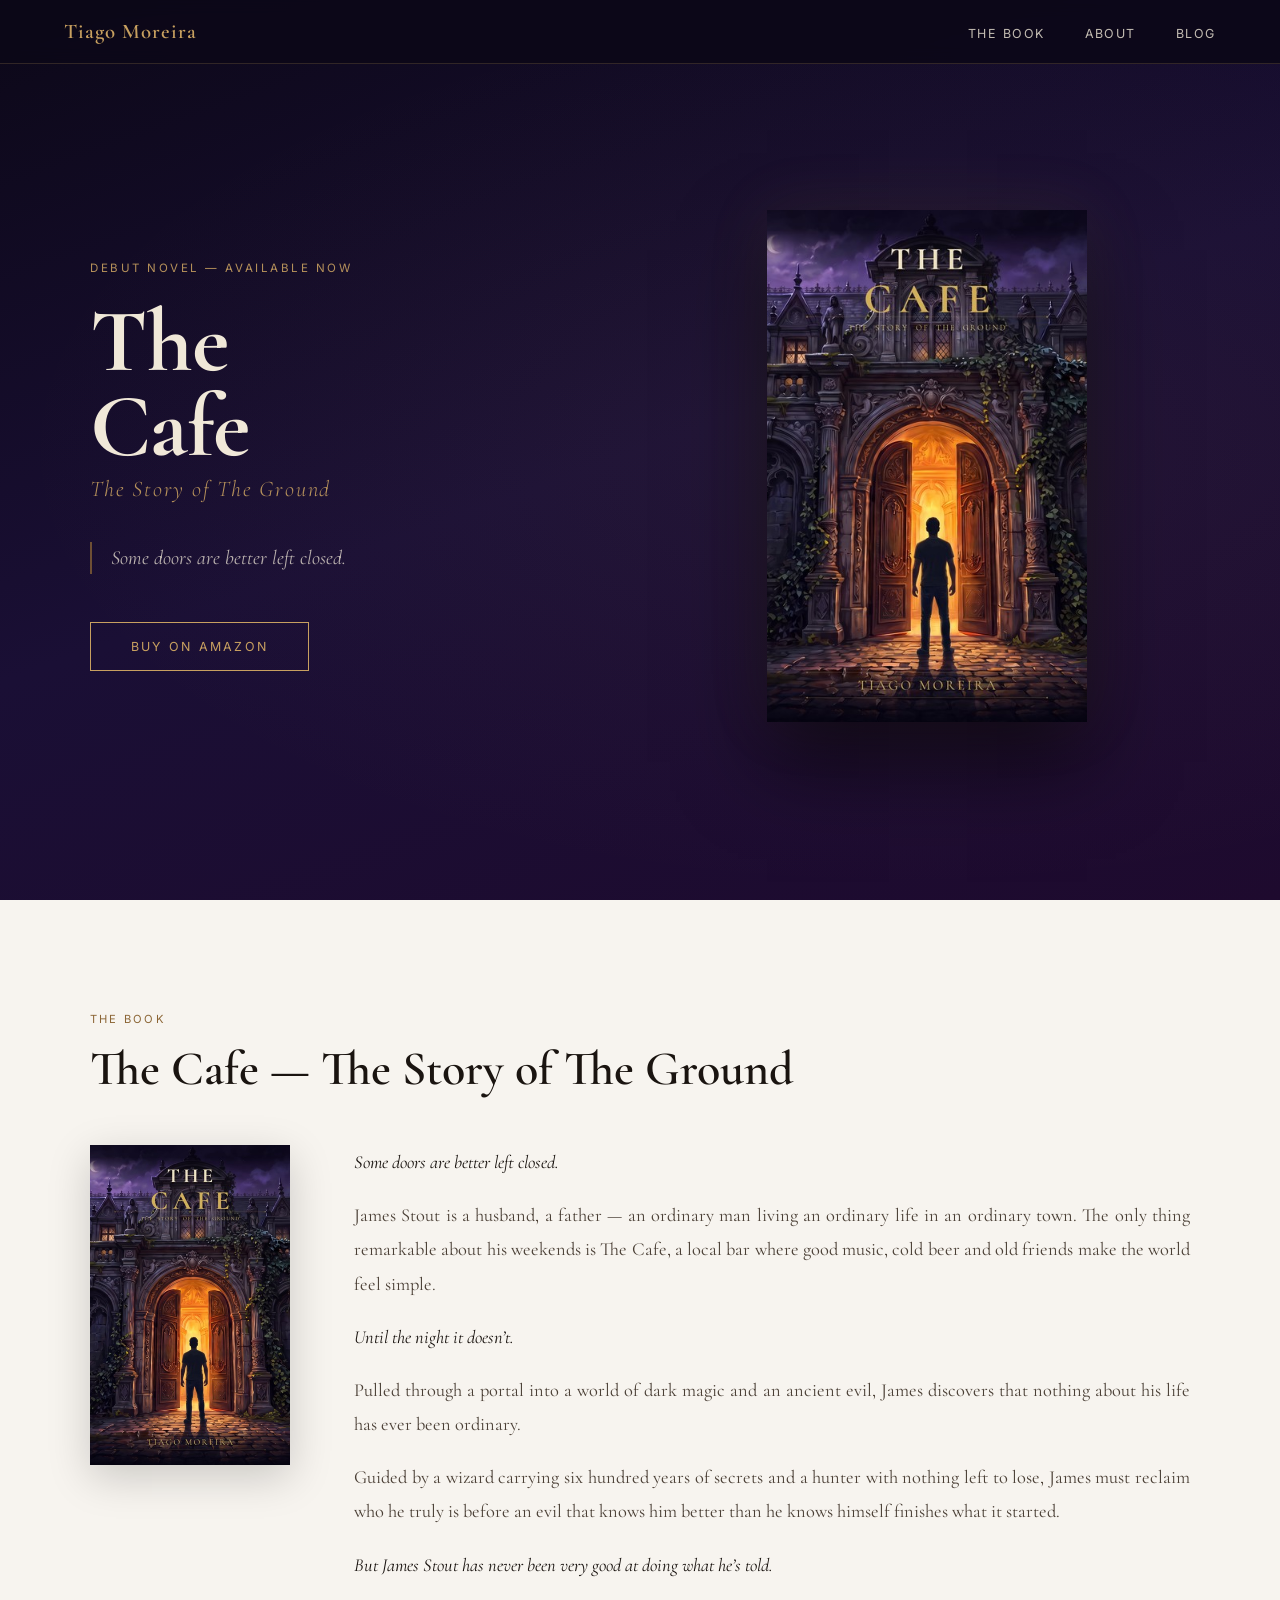
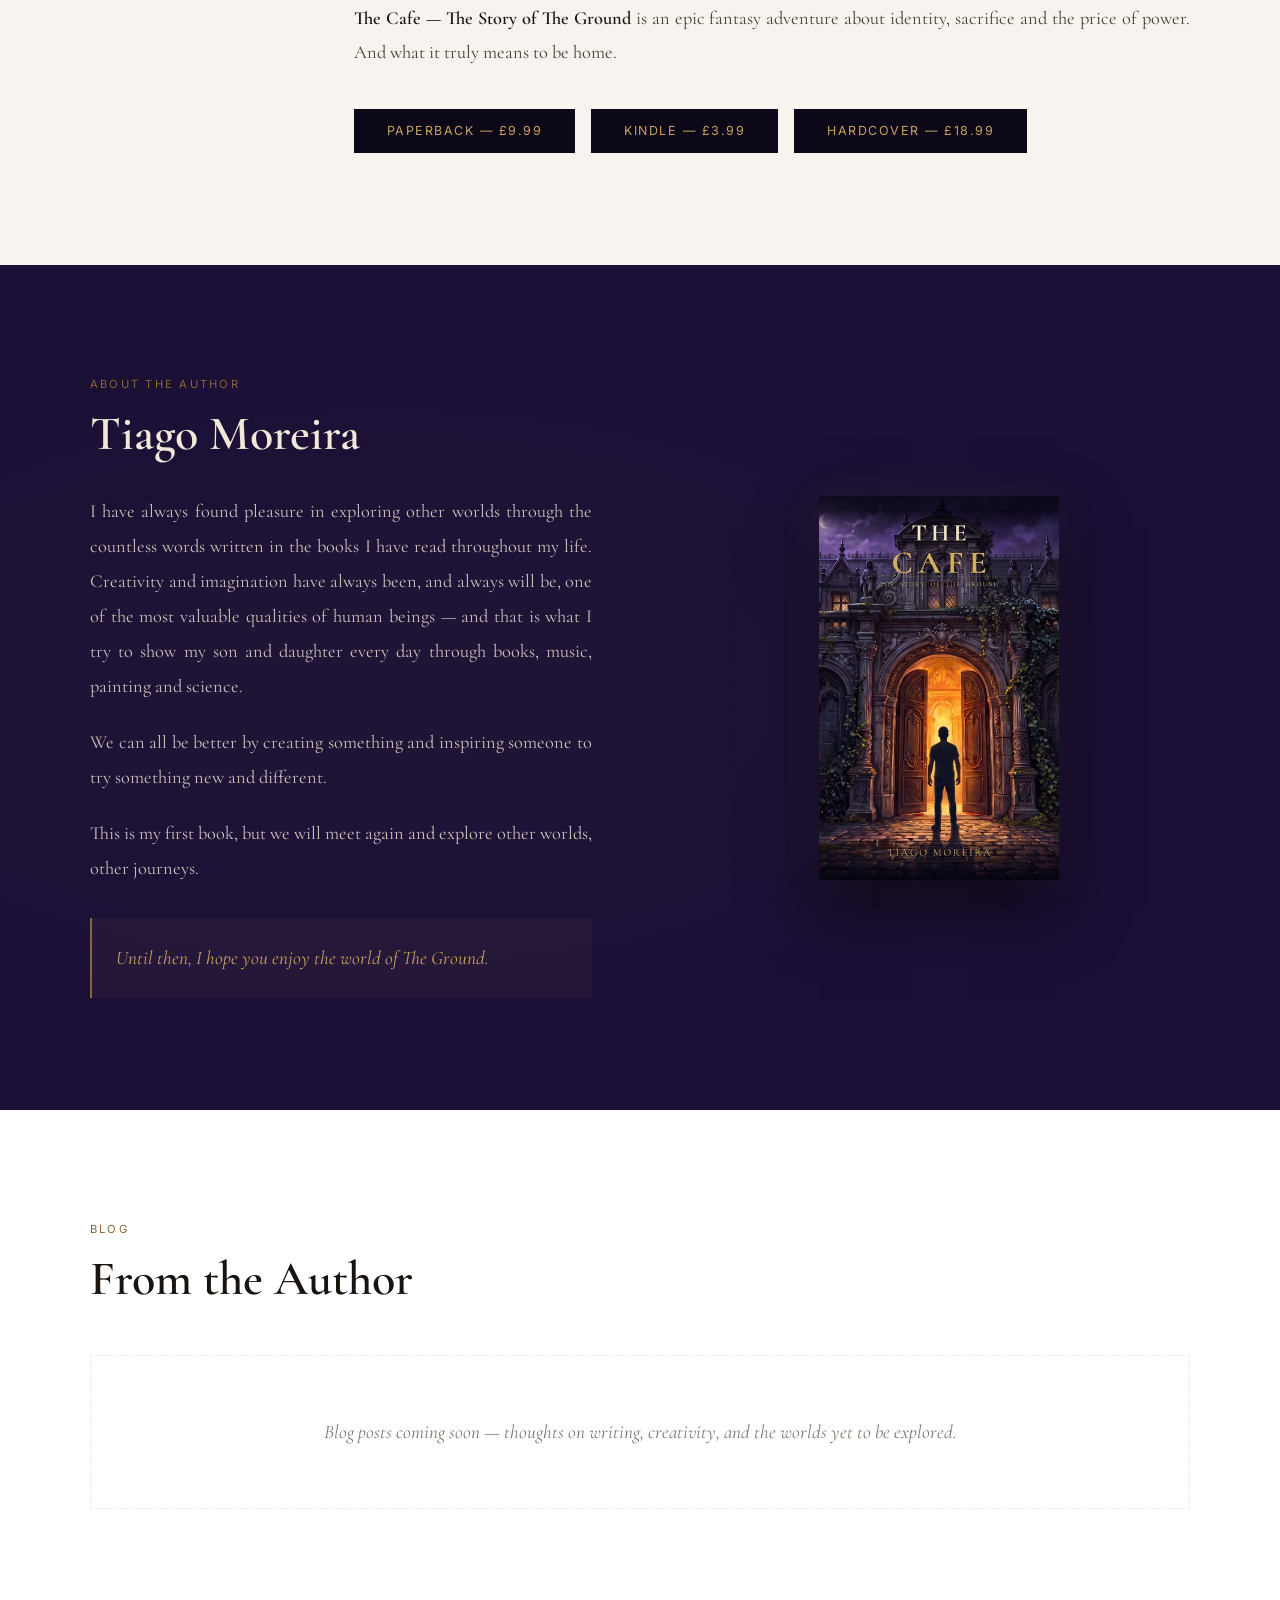
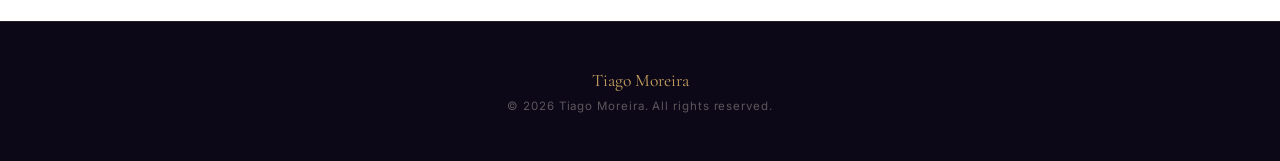
<file: index.html>
<!DOCTYPE html>
<html lang="en">
<head>
<meta charset="UTF-8">
<meta name="viewport" content="width=device-width, initial-scale=1.0">
<title>Tiago Moreira — Author</title>
<link href="https://fonts.googleapis.com/css2?family=Cormorant+Garamond:ital,wght@0,300;0,400;0,600;0,700;1,300;1,400&family=Inter:wght@300;400;500&display=swap" rel="stylesheet">
<style>
*,*::before,*::after{box-sizing:border-box;margin:0;padding:0}
:root{
  --deep-dark:#0c0818;--dark-purple:#1a0f35;--mid-purple:#2d1b52;
  --gold:#c8a060;--gold-light:#e8c080;--gold-dim:#8b6535;
  --cream:#f0e8d8;--light-bg:#f7f4ef;--text-dark:#1a1410;
  --text-mid:#4a3f35;--white:#ffffff;
}
html{scroll-behavior:smooth}
body{font-family:'Inter',sans-serif;background:var(--light-bg);color:var(--text-dark);overflow-x:hidden}
nav{position:fixed;top:0;left:0;right:0;z-index:100;display:flex;justify-content:space-between;align-items:center;padding:1.2rem 4rem;background:rgba(12,8,24,0.93);backdrop-filter:blur(8px);border-bottom:1px solid rgba(200,160,96,0.2)}
.nav-brand{font-family:'Cormorant Garamond',serif;font-size:1.3rem;font-weight:600;color:var(--gold);letter-spacing:.05em;text-decoration:none}
.nav-links{display:flex;gap:2.5rem;list-style:none}
.nav-links a{font-size:.78rem;font-weight:400;letter-spacing:.12em;text-transform:uppercase;color:var(--cream);text-decoration:none;opacity:.8;transition:opacity .2s,color .2s}
.nav-links a:hover{opacity:1;color:var(--gold)}
.hero{min-height:100vh;background:linear-gradient(160deg,var(--deep-dark) 0%,var(--dark-purple) 50%,#1e0a2e 100%);display:flex;align-items:center;justify-content:center;padding:8rem 4rem 6rem;position:relative;overflow:hidden}
.hero::before{content:'';position:absolute;inset:0;background:radial-gradient(ellipse at 70% 50%,rgba(200,160,96,.06) 0%,transparent 70%);pointer-events:none}
.hero-inner{max-width:1100px;width:100%;display:grid;grid-template-columns:1fr 1.1fr;gap:6rem;align-items:center}
.hero-text{position:relative;z-index:1}
.hero-eyebrow{font-size:.72rem;letter-spacing:.22em;text-transform:uppercase;color:var(--gold);margin-bottom:1.5rem;opacity:.9}
.hero-title{font-family:'Cormorant Garamond',serif;font-size:clamp(3.5rem,7vw,6rem);font-weight:700;line-height:.95;color:var(--cream);letter-spacing:-.01em;margin-bottom:.4rem}
.hero-subtitle{font-family:'Cormorant Garamond',serif;font-size:clamp(1rem,2vw,1.4rem);font-weight:300;font-style:italic;color:var(--gold);letter-spacing:.08em;margin-bottom:2.5rem;opacity:.9}
.hero-tagline{font-family:'Cormorant Garamond',serif;font-size:1.25rem;font-style:italic;color:var(--cream);opacity:.75;line-height:1.6;margin-bottom:3rem;border-left:2px solid var(--gold-dim);padding-left:1.2rem}
.hero-cta{display:inline-block;background:transparent;border:1px solid var(--gold);color:var(--gold);font-size:.78rem;letter-spacing:.18em;text-transform:uppercase;padding:1rem 2.5rem;text-decoration:none;transition:background .25s,color .25s}
.hero-cta:hover{background:var(--gold);color:var(--deep-dark)}
.hero-cover{position:relative;z-index:1;display:flex;justify-content:center}
.hero-cover img{width:100%;max-width:320px;box-shadow:0 40px 80px rgba(0,0,0,.6),0 0 60px rgba(200,160,96,.1);display:block}
.book-section{background:var(--light-bg);padding:7rem 4rem}
.section-inner{max-width:1100px;margin:0 auto}
.section-label{font-size:.7rem;letter-spacing:.2em;text-transform:uppercase;color:var(--gold-dim);margin-bottom:1rem}
.section-title{font-family:'Cormorant Garamond',serif;font-size:clamp(2rem,4vw,3rem);font-weight:600;color:var(--text-dark);margin-bottom:3rem;line-height:1.15}
.book-grid{display:grid;grid-template-columns:200px 1fr;gap:4rem;align-items:start}
.book-cover-small img{width:100%;box-shadow:0 12px 40px rgba(0,0,0,.18)}
.book-description{font-family:'Cormorant Garamond',serif;font-size:1.15rem;line-height:1.85;color:var(--text-mid);text-align:justify}
.book-description em{font-style:italic;color:var(--text-dark)}
.book-description strong{font-weight:600;color:var(--text-dark)}
.book-description p{margin-bottom:1.2rem}
.buy-buttons{display:flex;gap:1rem;margin-top:2.5rem;flex-wrap:wrap}
.buy-btn,.buy-btn-primary,.buy-btn-secondary{display:inline-block;padding:.85rem 2rem;font-size:.78rem;letter-spacing:.12em;text-transform:uppercase;text-decoration:none;transition:all .2s;background:var(--deep-dark);color:var(--gold);border:1px solid var(--deep-dark)}
.buy-btn:hover,.buy-btn-primary:hover,.buy-btn-secondary:hover{background:var(--gold);color:var(--deep-dark);border-color:var(--gold)}
.author-section{background:var(--dark-purple);padding:7rem 4rem;position:relative;overflow:hidden}
.author-section::before{content:'';position:absolute;inset:0;background:radial-gradient(ellipse at 30% 50%,rgba(200,160,96,.04) 0%,transparent 60%)}
.author-grid{display:grid;grid-template-columns:1fr 1fr;gap:6rem;align-items:center;position:relative;z-index:1}
.author-section .section-label{color:var(--gold-dim)}
.author-section .section-title{color:var(--cream);margin-bottom:2rem}
.author-bio{font-family:'Cormorant Garamond',serif;font-size:1.15rem;line-height:1.9;color:rgba(240,232,216,.82);text-align:justify}
.author-bio p{margin-bottom:1.3rem}
.author-quote{border-left:2px solid var(--gold-dim);padding:1.5rem;margin-top:2rem;background:rgba(200,160,96,.05)}
.author-quote p{font-family:'Cormorant Garamond',serif;font-size:1.2rem;font-style:italic;color:var(--gold);line-height:1.7;margin:0}
.blog-section{background:var(--white);padding:7rem 4rem}
.blog-coming-soon{text-align:center;padding:4rem 2rem;font-family:'Cormorant Garamond',serif;font-size:1.2rem;font-style:italic;color:var(--text-mid);opacity:.7;border:1px dashed rgba(0,0,0,.12);margin-top:2rem}
footer{background:var(--deep-dark);padding:3rem 4rem;text-align:center;border-top:1px solid rgba(200,160,96,.15)}
.footer-brand{font-family:'Cormorant Garamond',serif;font-size:1.1rem;color:var(--gold);margin-bottom:.5rem}
.footer-copy{font-size:.72rem;letter-spacing:.08em;color:rgba(240,232,216,.35)}
@media(max-width:900px){
  nav{padding:1rem 2rem}
  .nav-links{gap:1.5rem}
  .hero{padding:7rem 2rem 5rem}
  .hero-inner{grid-template-columns:1fr;gap:3rem;text-align:center}
  .hero-cover{order:-1}
  .hero-cover img{max-width:200px}
  .hero-tagline{text-align:left}
  .book-section,.author-section,.blog-section{padding:5rem 2rem}
  .book-grid{grid-template-columns:1fr;gap:2rem}
  .book-cover-small{display:none}
  .author-grid{grid-template-columns:1fr;gap:2rem}
}
</style>
</head>
<body>
<nav>
  <a href="#" class="nav-brand">Tiago Moreira</a>
  <ul class="nav-links">
    <li><a href="#book">The Book</a></li>
    <li><a href="#author">About</a></li>
    <li><a href="#blog">Blog</a></li>
  </ul>
</nav>
<section class="hero">
  <div class="hero-inner">
    <div class="hero-text">
      <p class="hero-eyebrow">Debut Novel &mdash; Available Now</p>
      <h1 class="hero-title">The<br>Cafe</h1>
      <p class="hero-subtitle">The Story of The Ground</p>
      <p class="hero-tagline">Some doors are better left closed.</p>
      <a href="https://www.amazon.co.uk/dp/B0HF24BYJK" target="_blank" class="hero-cta">Buy on Amazon</a>
    </div>
    <div class="hero-cover">
      <img src="[data-uri]" alt="The Cafe by Tiago Moreira">
    </div>
  </div>
</section>
<section class="book-section" id="book">
  <div class="section-inner">
    <p class="section-label">The Book</p>
    <h2 class="section-title">The Cafe &mdash; The Story of The Ground</h2>
    <div class="book-grid">
      <div class="book-cover-small">
        <img src="[data-uri]" alt="The Cafe book cover">
      </div>
      <div>
        <div class="book-description">
          <p><em>Some doors are better left closed.</em></p>
          <p>James Stout is a husband, a father &mdash; an ordinary man living an ordinary life in an ordinary town. The only thing remarkable about his weekends is The Cafe, a local bar where good music, cold beer and old friends make the world feel simple.</p>
          <p><em>Until the night it doesn&rsquo;t.</em></p>
          <p>Pulled through a portal into a world of dark magic and an ancient evil, James discovers that nothing about his life has ever been ordinary.</p>
          <p>Guided by a wizard carrying six hundred years of secrets and a hunter with nothing left to lose, James must reclaim who he truly is before an evil that knows him better than he knows himself finishes what it started.</p>
          <p><em>But James Stout has never been very good at doing what he&rsquo;s told.</em></p>
          <p><strong>The Cafe &mdash; The Story of The Ground</strong> is an epic fantasy adventure about identity, sacrifice and the price of power. And what it truly means to be home.</p>
        </div>
        <div class="buy-buttons">
          <a href="https://www.amazon.co.uk/dp/B0HF24BYJK" target="_blank" class="buy-btn buy-btn-primary">Paperback &mdash; &pound;9.99</a>
          <a href="https://www.amazon.co.uk/dp/B0HDR7441C" target="_blank" class="buy-btn buy-btn-secondary">Kindle &mdash; &pound;3.99</a>
          <a href="https://www.amazon.co.uk/dp/B0HF2H9DJQ" target="_blank" class="buy-btn buy-btn-secondary">Hardcover &mdash; &pound;18.99</a>
        </div>
      </div>
    </div>
  </div>
</section>
<section class="author-section" id="author">
  <div class="section-inner">
    <div class="author-grid">
      <div>
        <p class="section-label">About the Author</p>
        <h2 class="section-title">Tiago Moreira</h2>
        <div class="author-bio">
          <p>I have always found pleasure in exploring other worlds through the countless words written in the books I have read throughout my life. Creativity and imagination have always been, and always will be, one of the most valuable qualities of human beings &mdash; and that is what I try to show my son and daughter every day through books, music, painting and science.</p>
          <p>We can all be better by creating something and inspiring someone to try something new and different.</p>
          <p>This is my first book, but we will meet again and explore other worlds, other journeys.</p>
        </div>
        <div class="author-quote">
          <p>Until then, I hope you enjoy the world of The Ground.</p>
        </div>
      </div>
      <div style="display:flex;align-items:center;justify-content:center;">
        <img src="[data-uri]" alt="The Cafe" style="max-width:240px;width:100%;box-shadow:0 30px 60px rgba(0,0,0,.5),0 0 40px rgba(200,160,96,.08);">
      </div>
    </div>
  </div>
</section>
<section class="blog-section" id="blog">
  <div class="section-inner">
    <p class="section-label">Blog</p>
    <h2 class="section-title">From the Author</h2>
    <p class="blog-coming-soon">Blog posts coming soon &mdash; thoughts on writing, creativity, and the worlds yet to be explored.</p>
  </div>
</section>
<footer>
  <p class="footer-brand">Tiago Moreira</p>
  <p class="footer-copy">&copy; 2026 Tiago Moreira. All rights reserved.</p>
</footer>
</body>
</html>
</file>
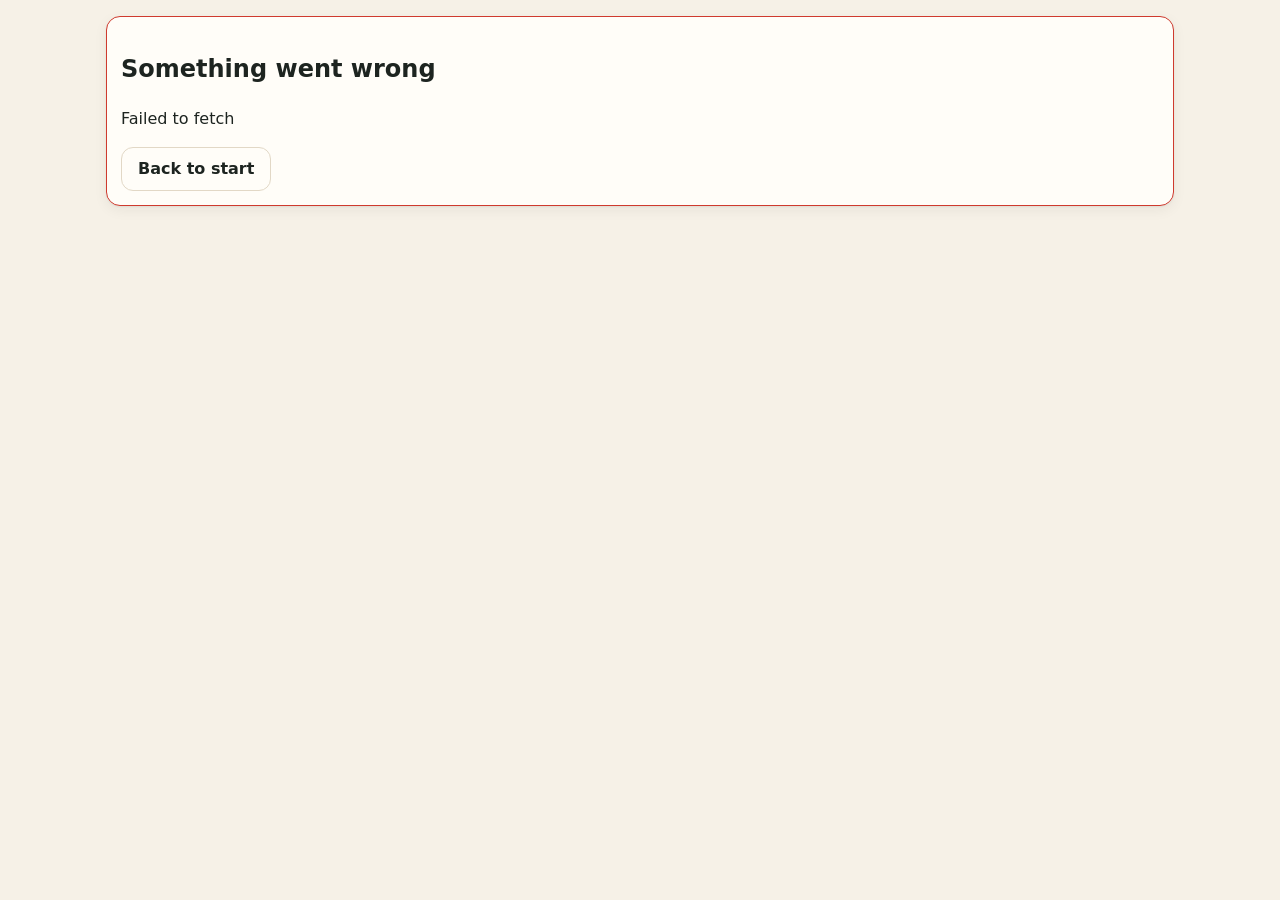
<file: chess/index.html>
<!doctype html>
<html lang="en-GB">
<head>
  <meta charset="utf-8">
  <meta name="viewport" content="width=device-width, initial-scale=1, viewport-fit=cover">
  <title>Chess Tutor</title>
  <meta name="description" content="Review your chess games and understand why moves are good or bad.">
  <meta name="theme-color" content="#1f2a24">
  <meta name="mobile-web-app-capable" content="yes">
  <meta name="apple-mobile-web-app-capable" content="yes">
  <meta name="apple-mobile-web-app-title" content="Chess Tutor">
  <link rel="icon" href="img/icon.svg" type="image/svg+xml">
  <link rel="apple-touch-icon" href="img/icon-192.png">
  <link rel="manifest" href="manifest.webmanifest">
  <link rel="stylesheet" href="css/app.css">
</head>
<body>
  <div id="app"><div class="boot">Loading…</div></div>
  <noscript>Chess Tutor needs JavaScript switched on.</noscript>
  <script type="module" src="js/app.js"></script>
</body>
</html>
</file>
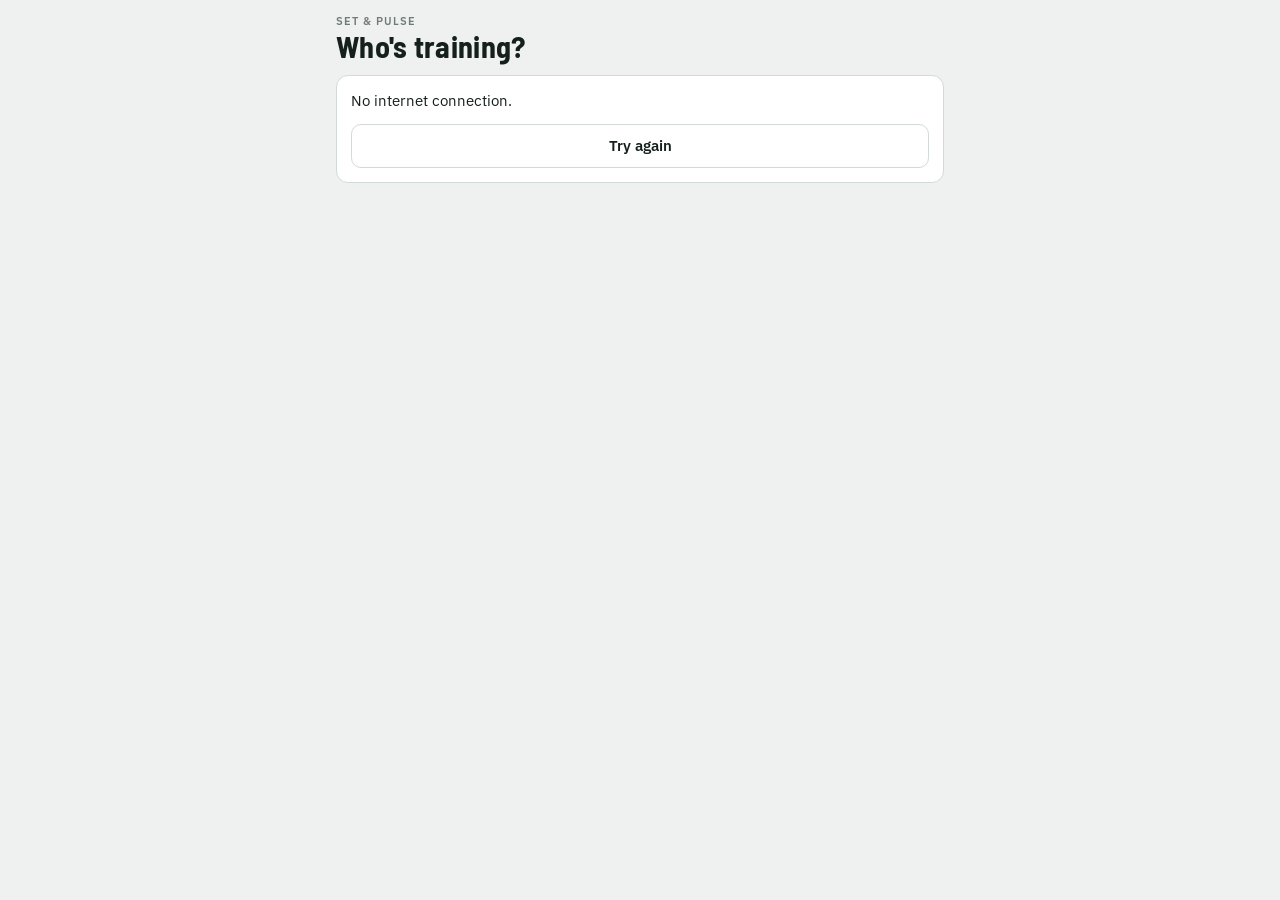
<file: training/index.html>
<!DOCTYPE html>
<html lang="en-GB">
<head>
<meta charset="utf-8">
<meta name="viewport" content="width=device-width, initial-scale=1, viewport-fit=cover">
<title>Set &amp; Pulse</title>
<meta name="theme-color" content="#2f5d8a">
<meta name="apple-mobile-web-app-capable" content="yes">
<meta name="apple-mobile-web-app-title" content="Set &amp; Pulse">
<meta name="apple-mobile-web-app-status-bar-style" content="default">
<link rel="apple-touch-icon" href="icon-180.png">
<link rel="manifest" href="manifest.webmanifest">
<link rel="preconnect" href="https://fonts.googleapis.com">
<link rel="stylesheet" href="https://fonts.googleapis.com/css2?family=Barlow+Semi+Condensed:wght@500;600;700&family=IBM+Plex+Sans:wght@400;500;600&family=IBM+Plex+Mono:wght@500&display=swap">
<style>
/* Layout: one narrow column for a phone held between sets; top bar with back + person, tab bar at the bottom. */
:root{
  --bg:#eef1f0; --surface:#ffffff; --sunk:#e3e8e6; --line:#d3dad7;
  --ink:#15201c; --ink-2:#4b5853; --ink-3:#6f7b76;
  --accent:#2f5d8a; --accent-ink:#ffffff; --accent-soft:#dbe6f1;
  --pulse:#d93f3e; --pulse-soft:#fbe3e2;
  --good:#1d7a46; --good-soft:#dcefe3; --warn:#9a6200; --warn-soft:#f7ead0;
  --p-blue:#2a78d6; --p-coral:#eb6834; --p-violet:#6250d6; --p-green:#008300;
  --display:"Barlow Semi Condensed","Arial Narrow",system-ui,sans-serif;
  --body:"IBM Plex Sans",system-ui,-apple-system,"Segoe UI",sans-serif;
  --mono:"IBM Plex Mono",ui-monospace,Menlo,monospace;
  color-scheme:light;
}
@media (prefers-color-scheme: dark){:root{
  --bg:#121816; --surface:#1b2320; --sunk:#232d29; --line:#33403b;
  --ink:#eef2f0; --ink-2:#b9c4bf; --ink-3:#8f9b95;
  --accent:#7aa7d6; --accent-ink:#0e1a26; --accent-soft:#22364a;
  --pulse:#e66767; --pulse-soft:#3a2223;
  --good:#5cc489; --good-soft:#1d3527; --warn:#e0a640; --warn-soft:#3a2f1a;
  --p-blue:#3987e5; --p-coral:#d95926; --p-violet:#9085e9; --p-green:#0ca30c;
  color-scheme:dark;
}}
*{box-sizing:border-box}
[hidden]{display:none!important}
html,body{margin:0}
body{background:var(--bg);color:var(--ink);font-family:var(--body);font-size:15px;line-height:1.45;-webkit-text-size-adjust:100%}
.wrap{max-width:640px;margin:0 auto;padding-left:max(16px,env(safe-area-inset-left));padding-right:max(16px,env(safe-area-inset-right));padding-top:calc(env(safe-area-inset-top) + 8px);padding-bottom:calc(96px + env(safe-area-inset-bottom))}
h1,h2,h3{font-family:var(--display);font-weight:700;letter-spacing:.01em;margin:0;text-wrap:balance}
h1{font-size:30px;line-height:1.1} h2{font-size:22px;line-height:1.15} h3{font-size:18px;line-height:1.2}
p{margin:0}
a{color:var(--accent)}
.eyebrow{font-size:11px;text-transform:uppercase;letter-spacing:.09em;color:var(--ink-3);font-weight:600}
.muted{color:var(--ink-2)} .small{font-size:13px} .tiny{font-size:12px}
.num{font-family:var(--mono);font-variant-numeric:tabular-nums}
.stack{display:flex;flex-direction:column;gap:12px}
.stack.tight{gap:6px}
.row{display:flex;gap:8px;align-items:center;flex-wrap:wrap}
.between{justify-content:space-between}
.nowrap{flex-wrap:nowrap}
.grow{flex:1;min-width:0}
.card{background:var(--surface);border:1px solid var(--line);border-radius:12px;padding:14px}
.card.flat{background:transparent;border-style:dashed}
.card.hi{border:2px solid var(--accent)}
.card.link{display:block;text-decoration:none;color:inherit}
.card.link.sess{display:flex}
.list{display:flex;flex-direction:column;gap:8px}
button,.btn{font:inherit;font-weight:600;border-radius:10px;border:1px solid var(--line);background:var(--surface);color:var(--ink);padding:10px 14px;min-height:44px;cursor:pointer;text-decoration:none;display:inline-flex;align-items:center;justify-content:center;gap:6px}
button:focus-visible,.btn:focus-visible,input:focus-visible,select:focus-visible,textarea:focus-visible,summary:focus-visible,a:focus-visible{outline:2px solid var(--accent);outline-offset:2px}
.primary{background:var(--accent);border-color:var(--accent);color:var(--accent-ink)}
.pulse{background:var(--pulse);border-color:var(--pulse);color:#fff}
.ghost{background:transparent;border-color:transparent;color:var(--accent);padding-inline:8px}
.danger{color:var(--pulse)}
.wide{width:100%}
button:disabled{opacity:.5;cursor:default}
input,select,textarea{font:inherit;color:var(--ink);background:var(--sunk);border:1px solid var(--line);border-radius:8px;padding:8px 10px;min-height:40px;width:100%}
textarea{min-height:100px;font-family:var(--mono);font-size:12px}
label.f{display:flex;flex-direction:column;gap:4px;font-size:12px;color:var(--ink-2);font-weight:500;min-width:0}
.pill{display:inline-flex;align-items:center;gap:4px;font-size:12px;font-weight:600;border-radius:999px;padding:3px 9px;background:var(--sunk);color:var(--ink-2);white-space:nowrap}
.pill.hr{background:var(--pulse-soft);color:var(--pulse)}
.pill.live{background:var(--accent-soft);color:var(--accent)}
.pill.good{background:var(--good-soft);color:var(--good)}
.pill.warn{background:var(--warn-soft);color:var(--warn)}
.notice{background:var(--accent-soft);border-radius:10px;padding:10px 12px;font-size:13px}
.notice.warn{background:var(--warn-soft)}
.empty{padding:22px 16px;text-align:center;color:var(--ink-2)}
/* top bar */
.top{display:flex;align-items:center;gap:8px;padding-block:6px 12px}
.top .back{min-height:40px;padding:6px 10px}
.top .title{flex:1;min-width:0}
.me-chip{display:inline-flex;align-items:center;gap:6px;border-radius:999px;padding:4px 10px 4px 4px;background:var(--surface);border:1px solid var(--line);text-decoration:none;color:var(--ink);font-weight:600;font-size:13px}
.av{display:inline-grid;place-items:center;border-radius:50%;color:#fff;font-family:var(--display);font-weight:700;flex:none}
.av.s{width:28px;height:28px;font-size:14px}
.av.l{width:64px;height:64px;font-size:30px}
.c-blue{background:var(--p-blue)} .c-coral{background:var(--p-coral)} .c-violet{background:var(--p-violet)} .c-green{background:var(--p-green)}
/* tabs */
nav.tabs{position:fixed;left:0;right:0;bottom:0;z-index:20;background:var(--surface);border-top:1px solid var(--line);padding-bottom:env(safe-area-inset-bottom);padding-left:max(8px,env(safe-area-inset-left));padding-right:max(8px,env(safe-area-inset-right))}
nav.tabs .in{max-width:640px;margin:0 auto;display:grid;grid-template-columns:repeat(4,1fr)}
nav.tabs a{display:flex;flex-direction:column;align-items:center;gap:2px;padding:8px 0 10px;color:var(--ink-3);text-decoration:none;font-size:11px;font-weight:600;letter-spacing:.03em}
nav.tabs a svg{width:22px;height:22px}
nav.tabs a[aria-current="page"]{color:var(--accent)}
/* people + pin */
.people{display:grid;grid-template-columns:1fr 1fr;gap:12px}
.person{display:flex;flex-direction:column;align-items:center;gap:8px;padding:20px 10px;border-radius:14px;background:var(--surface);border:1px solid var(--line);text-decoration:none;color:var(--ink);font-family:var(--display);font-size:20px;font-weight:700}
.pin-dots{display:flex;gap:14px;justify-content:center;padding:10px 0}
.pin-dots i{width:16px;height:16px;border-radius:50%;border:2px solid var(--ink-3)}
.pin-dots i.on{background:var(--ink);border-color:var(--ink)}
.pad{display:grid;grid-template-columns:repeat(3,1fr);gap:10px;max-width:300px;margin:0 auto;width:100%}
.pad button{min-height:60px;font-size:24px;font-family:var(--mono);border-radius:14px}
/* session cards */
.sess{display:flex;justify-content:space-between;align-items:center;gap:12px}
.sess .meta{min-width:0}
.kind{display:inline-grid;place-items:center;width:36px;height:36px;border-radius:10px;background:var(--sunk);color:var(--ink-2);flex:none}
.kind svg{width:20px;height:20px}
.chips{display:flex;gap:6px;overflow-x:auto;padding-bottom:2px}
.chip{border-radius:999px;padding:6px 12px;min-height:34px;font-size:13px;white-space:nowrap}
.chip[aria-pressed="true"]{background:var(--ink);color:var(--bg);border-color:var(--ink)}
.bar{height:8px;border-radius:4px;background:var(--sunk);overflow:hidden}
.bar i{display:block;height:100%;background:var(--accent);border-radius:4px}
/* logger */
.ex{display:flex;flex-direction:column;gap:10px}
.ex-head{display:flex;justify-content:space-between;gap:10px;align-items:flex-start}
.target{font-family:var(--mono);font-size:13px;color:var(--ink-2)}
.setline{display:grid;grid-template-columns:24px 1fr auto auto;gap:8px;align-items:center;font-size:14px;padding:4px 0;border-top:1px solid var(--line)}
.setline .n{color:var(--ink-3);font-family:var(--mono);font-size:12px}
.setline .when{color:var(--ink-3);font-size:12px}
.setline button{min-height:32px;padding:4px 8px;font-size:12px}
.entry{display:grid;grid-template-columns:1fr 1fr;gap:8px;align-items:end}
.entry .go{grid-column:1/-1;min-height:48px}
.step{display:grid;grid-template-columns:44px minmax(0,1fr) 44px;border:1px solid var(--line);border-radius:10px;overflow:hidden;background:var(--sunk)}
.step button{border:0;border-radius:0;min-height:46px;padding:0;background:transparent;font-size:22px;color:var(--ink-2)}
.step input{border:0;border-radius:0;background:transparent;text-align:center;font-family:var(--mono);font-size:17px;min-height:46px;padding:0;min-width:0}
.restbar{position:sticky;top:env(safe-area-inset-top);z-index:5;background:var(--accent);color:var(--accent-ink);border-radius:12px;padding:10px 14px;display:flex;justify-content:space-between;align-items:center;gap:10px}
.restbar .clock{font-family:var(--mono);font-size:22px}
.restbar.over{background:var(--pulse);color:#fff}
.sticky-foot{position:sticky;bottom:calc(72px + env(safe-area-inset-bottom));z-index:6;padding-top:8px}
/* tables + stats */
.tablewrap{overflow-x:auto}
table{border-collapse:collapse;width:100%;font-size:13px}
th,td{text-align:left;padding:7px 6px;border-bottom:1px solid var(--line);vertical-align:top}
th{font-size:11px;text-transform:uppercase;letter-spacing:.06em;color:var(--ink-3);font-weight:600;white-space:nowrap}
td.r,th.r{text-align:right;font-family:var(--mono);font-variant-numeric:tabular-nums;white-space:nowrap}
td.c,th.c{text-align:center}
.stats{display:grid;grid-template-columns:repeat(auto-fit,minmax(104px,1fr));gap:8px}
.stat{background:var(--sunk);border-radius:10px;padding:10px 12px;min-width:0}
.stat .v{font-family:var(--display);font-size:26px;font-weight:700;line-height:1.1}
.stat .v small{font-size:14px;font-weight:600;color:var(--ink-2)}
.zones{display:flex;flex-direction:column;gap:6px}
.zone{display:grid;grid-template-columns:112px 1fr 64px;gap:8px;align-items:center;font-size:13px}
.zone .zb{height:12px;background:var(--sunk);border-radius:4px;overflow:hidden}
.zone .zb i{display:block;height:100%;background:var(--pulse);border-radius:0 4px 4px 0}
.dot{display:inline-block;width:10px;height:10px;border-radius:50%;background:var(--line)}
.dot.done{background:var(--good)} .dot.missed{background:var(--pulse)} .dot.today{background:var(--accent)}
/* charts */
.chart{position:relative;width:100%}
.chart svg{display:block;width:100%;overflow:visible;touch-action:pan-y}
.chart .tip{position:absolute;pointer-events:none;background:var(--ink);color:var(--bg);font-size:12px;padding:6px 8px;border-radius:6px;white-space:nowrap;transform:translate(-50%,-115%);opacity:0;transition:opacity .1s;z-index:3}
.chart .tip.on{opacity:1}
.chart text{font-family:var(--body);font-size:11px;fill:var(--ink-3)}
.grid line{stroke:var(--line);stroke-width:1}
details{border-top:1px solid var(--line);padding-top:10px}
summary{cursor:pointer;font-weight:600;color:var(--accent);min-height:32px;display:flex;align-items:center}
ol.steps{margin:8px 0 0;padding-left:20px;display:flex;flex-direction:column;gap:6px}
code{font-family:var(--mono);font-size:12px;background:var(--sunk);padding:1px 5px;border-radius:4px}
.toast{position:fixed;left:50%;bottom:calc(84px + env(safe-area-inset-bottom));transform:translateX(-50%);background:var(--ink);color:var(--bg);padding:8px 14px;border-radius:999px;font-size:13px;z-index:30;opacity:0;transition:opacity .2s;pointer-events:none;max-width:90vw;text-align:center}
.toast.on{opacity:1}
.ed-ex{display:grid;gap:6px;padding:10px 0;border-top:1px solid var(--line)}
.ed-nums{display:grid;grid-template-columns:repeat(4,minmax(0,1fr)) 40px;gap:6px;align-items:end}
.daypick{display:grid;grid-template-columns:repeat(7,1fr);gap:4px}
.daypick button{min-height:36px;padding:0;font-size:12px}
.daypick button[aria-pressed="true"]{background:var(--accent);color:var(--accent-ink);border-color:var(--accent)}
@media (prefers-reduced-motion: reduce){*{transition:none!important}}
</style>
</head>
<body>
<div class="wrap" id="app"><div class="card empty">Loading…</div></div>
<nav class="tabs" id="tabs" hidden aria-label="Sections"><div class="in">
  <a href="#home" data-tab="home"><svg viewBox="0 0 24 24" fill="none" stroke="currentColor" stroke-width="2" stroke-linecap="round"><path d="M6 7v10M18 7v10M3 10v4M21 10v4M6 12h12"/></svg>Training</a>
  <a href="#history" data-tab="history"><svg viewBox="0 0 24 24" fill="none" stroke="currentColor" stroke-width="2" stroke-linecap="round"><path d="M3 12h4l3-7 4 14 3-7h4"/></svg>History</a>
  <a href="#fitness" data-tab="fitness"><svg viewBox="0 0 24 24" fill="none" stroke="currentColor" stroke-width="2" stroke-linecap="round"><path d="M4 20V10M10 20V4M16 20v-7M22 20H2"/></svg>Fitness</a>
  <a href="#me" data-tab="me"><svg viewBox="0 0 24 24" fill="none" stroke="currentColor" stroke-width="2" stroke-linecap="round"><circle cx="12" cy="8" r="4"/><path d="M4 21c1.5-4 4.5-6 8-6s6.5 2 8 6"/></svg>Me</a>
</div></nav>
<div id="toast" class="toast" role="status" aria-live="polite"></div>

<script>
/* ================= CONFIG =================
   Same Supabase project as the Chess Tutor. The public "anon" key is meant to be
   in the page: it can only call the fit_* functions, which need a PIN login. */
const SUPABASE_URL = 'https://ixzhbblhjimfpalfobod.supabase.co';
const SUPABASE_KEY = 'eyJhbGciOiJIUzI1NiIsInR5cCI6IkpXVCJ9.eyJpc3MiOiJzdXBhYmFzZSIsInJlZiI6Iml4emhiYmxoamltZnBhbGZvYm9kIiwicm9sZSI6ImFub24iLCJpYXQiOjE3OTIwMDYxOTUsImV4cCI6MjEwNzU4MjE5NX0.Fz20yZLGc-WWn7RhJQY80c-uGxcwikrt1KHEgq8z62s';
</script>
<script src="app.js"></script>
</body>
</html>
</file>
<file: chess/css/app.css>
:root {
  --bg: #f6f1e7;
  --surface: #fffdf8;
  --surface-2: #efe8da;
  --ink: #1d2420;
  --ink-2: #57605a;
  --line: #e2d8c6;
  --brand: #1f2a24;
  --accent: #c8a25a;
  --sq-light: #ecdcbf;
  --sq-dark: #a9805a;
  --last: rgba(214, 178, 62, 0.45);
  --sel: rgba(46, 125, 90, 0.55);
  --good: #2e7d5a;
  --meh: #c99400;
  --bad: #e07a1f;
  --worst: #cf3a2e;
  --best-arrow: rgba(46, 125, 90, 0.85);
  --threat-arrow: rgba(207, 58, 46, 0.85);
  --played-arrow: rgba(80, 80, 80, 0.55);
  --primary: #1f2a24;
  --on-primary: #f4efe4;
  --radius: 14px;
  --shadow: 0 1px 2px rgba(29, 36, 32, 0.06), 0 4px 14px rgba(29, 36, 32, 0.06);
  color-scheme: light;
}
@media (prefers-color-scheme: dark) {
  :root:not([data-theme="light"]) {
    --bg: #141916;
    --surface: #1c2320;
    --surface-2: #252e29;
    --ink: #eef0ea;
    --ink-2: #a8b0a8;
    --line: #2f3933;
    --brand: #0f1412;
    --sq-light: #d9c8a8;
    --sq-dark: #94704f;
    --shadow: none;
    --played-arrow: rgba(220, 220, 220, 0.45);
    --primary: #c8a25a;
    --on-primary: #17140d;
    color-scheme: dark;
  }
}
:root[data-theme="dark"] {
    --bg: #141916;
    --surface: #1c2320;
    --surface-2: #252e29;
    --ink: #eef0ea;
    --ink-2: #a8b0a8;
    --line: #2f3933;
    --brand: #0f1412;
    --sq-light: #d9c8a8;
    --sq-dark: #94704f;
    --shadow: none;
    --played-arrow: rgba(220, 220, 220, 0.45);
    --primary: #c8a25a;
    --on-primary: #17140d;
    color-scheme: dark;
}

* { box-sizing: border-box; }
html { -webkit-text-size-adjust: 100%; }
body {
  margin: 0;
  background: var(--bg);
  color: var(--ink);
  font: 16px/1.5 system-ui, -apple-system, "Segoe UI", Roboto, sans-serif;
  -webkit-tap-highlight-color: transparent;
  padding-bottom: env(safe-area-inset-bottom);
}
a { color: inherit; }
button { font: inherit; color: inherit; }
.hidden { display: none !important; }
.muted { color: var(--ink-2); }
.small { font-size: 13px; }
.center { text-align: center; }
.boot { padding: 40vh 0; text-align: center; color: var(--ink-2); }

/* Top bar */
.topbar {
  position: sticky; top: env(safe-area-inset-top, 0px); z-index: 10;
  display: flex; align-items: center; gap: 8px;
  padding: 8px max(12px, env(safe-area-inset-right, 0px)) 8px max(12px, env(safe-area-inset-left, 0px));
  background: var(--brand); color: #f4efe4;
}
.topbar h1 { flex: 1; margin: 0; font-size: 17px; font-weight: 650; white-space: nowrap; overflow: hidden; text-overflow: ellipsis; }
.icon-btn { display: grid; place-items: center; width: 36px; height: 36px; border-radius: 10px; text-decoration: none; font-size: 28px; line-height: 1; }
.icon-btn:active { background: rgba(255,255,255,.1); }
.logo { font-size: 22px; width: 36px; text-align: center; color: var(--accent); }
.who-chip { display: inline-flex; align-items: center; gap: 6px; max-width: 45%; text-decoration: none; font-size: 14px; padding: 3px 12px 3px 3px; border-radius: 999px; background: rgba(255,255,255,.12); }
.who-chip > span:last-child { overflow: hidden; text-overflow: ellipsis; white-space: nowrap; }

/* Layout */
.page { padding: 16px; max-width: 1100px; margin: 0 auto; }
.page.narrow { max-width: 620px; }
.section-title { font-size: 13px; text-transform: uppercase; letter-spacing: .08em; color: var(--ink-2); margin: 18px 2px 10px; font-weight: 650; display: flex; align-items: center; gap: 8px; }
.count { background: var(--surface-2); color: var(--ink-2); border-radius: 999px; padding: 0 8px; font-size: 12px; letter-spacing: 0; }
.card { background: var(--surface); border: 1px solid var(--line); border-radius: var(--radius); padding: 14px; box-shadow: var(--shadow); margin-bottom: 12px; }
.card.error { border-color: var(--worst); }
.empty { padding: 22px 16px; text-align: center; color: var(--ink-2); border: 1.5px dashed var(--line); border-radius: var(--radius); }
.hint { color: var(--ink-2); font-size: 14px; margin: 8px 0 0; }
.row { display: flex; gap: 8px; }
.row input { flex: 1; min-width: 0; }

/* Forms */
label { display: block; font-weight: 600; font-size: 14px; margin: 10px 0 6px; }
input, textarea, select {
  width: 100%; font: inherit; color: var(--ink); background: var(--bg);
  border: 1.5px solid var(--line); border-radius: 10px; padding: 10px 12px;
}
input:focus, textarea:focus, select:focus { outline: none; border-color: var(--good); }
textarea { font-family: ui-monospace, Menlo, Consolas, monospace; font-size: 14px; resize: vertical; }
fieldset.side-pick { border: 0; padding: 0; margin: 12px 0 4px; display: flex; gap: 10px; flex-wrap: wrap; }
fieldset.side-pick legend { font-weight: 600; font-size: 14px; margin-bottom: 6px; padding: 0; }
fieldset.side-pick label { margin: 0; flex: 1; display: flex; align-items: center; gap: 8px; padding: 10px 12px; border: 1.5px solid var(--line); border-radius: 10px; font-weight: 500; }
fieldset.side-pick input { width: auto; }
.ok { color: var(--good); font-weight: 600; }
.warn { color: var(--bad); }

/* Buttons */
.btn {
  display: inline-flex; align-items: center; justify-content: center; gap: 6px;
  min-height: 44px; padding: 8px 16px; border-radius: 12px; border: 1.5px solid var(--line);
  background: var(--surface); font-weight: 600; cursor: pointer; text-decoration: none;
}
.btn:active { transform: scale(.98); }
.btn.primary { background: var(--primary); border-color: var(--primary); color: var(--on-primary); }
.btn.ghost { border-color: transparent; background: transparent; color: var(--ink-2); }
.btn.danger { color: var(--worst); border-color: var(--worst); }
.btn.small { min-height: 34px; padding: 4px 12px; font-size: 14px; }
.btn.wide { width: 100%; margin-top: 14px; }
.btn:disabled { opacity: .45; }
.actions { display: flex; flex-wrap: wrap; gap: 8px; margin-top: 12px; }

/* Profiles */
.profile-list { display: grid; gap: 10px; margin: 8px 0 16px; }
.profile-row { display: flex; gap: 8px; align-items: stretch; }
.profile-row .profile-btn { flex: 1; min-width: 0; }
.profile-edit { flex: none; width: 52px; display: grid; place-items: center; background: var(--surface); border: 1px solid var(--line); border-radius: var(--radius); color: var(--ink-2); font-size: 20px; cursor: pointer; box-shadow: var(--shadow); }
.profile-edit:active, .profile-btn:active { transform: scale(.98); }
.profile-btn { display: flex; align-items: center; gap: 14px; padding: 14px; background: var(--surface); border: 1px solid var(--line); border-radius: var(--radius); font-size: 18px; font-weight: 600; text-align: left; cursor: pointer; box-shadow: var(--shadow); }
.avatar { flex: none; display: grid; place-items: center; width: 44px; height: 44px; border-radius: 50%; background: var(--brand); color: var(--accent); font-size: 20px; line-height: 1; }
.avatar.has-icon { color: #fff; font-size: 26px; }
.avatar.xs { width: 26px; height: 26px; font-size: 13px; }
.avatar.xs.has-icon { font-size: 15px; }
.avatar.xl { width: 84px; height: 84px; font-size: 36px; }
.avatar.xl.has-icon { font-size: 50px; }

/* Bottom sheet (avatar picker) */
body.sheet-open { overflow: hidden; }
.sheet-wrap { position: fixed; inset: 0; z-index: 50; background: rgba(10, 14, 12, .5); display: flex; align-items: flex-end; justify-content: center; animation: fade-in .15s ease-out; }
.sheet { width: 100%; max-width: 520px; max-height: 92vh; overflow-y: auto; background: var(--surface); color: var(--ink); border-radius: 20px 20px 0 0; padding: 18px 16px calc(16px + env(safe-area-inset-bottom)); animation: slide-up .2s ease-out; }
.sheet h2 { margin: 8px 0 0; font-size: 19px; text-align: center; }
.sheet .hint { margin: 4px 0 14px; }
@media (min-width: 700px) { .sheet-wrap { align-items: center; } .sheet { border-radius: 20px; } }
@media (prefers-reduced-motion: reduce) { .sheet-wrap, .sheet { animation: none; } }
@keyframes fade-in { from { opacity: 0; } }
@keyframes slide-up { from { transform: translateY(30px); opacity: .6; } }
.av-preview { display: flex; justify-content: center; }
.av-grid { display: grid; grid-template-columns: repeat(6, 1fr); gap: 8px; }
.av-pick { aspect-ratio: 1; min-height: 44px; display: grid; place-items: center; border: 2px solid var(--line); border-radius: 50%; background: var(--surface-2); font-size: 24px; line-height: 1; cursor: pointer; padding: 0; color: var(--ink); }
.av-pick[aria-checked="true"] { border-color: var(--ink); color: #fff; }
.av-colours { display: flex; flex-wrap: wrap; justify-content: center; gap: 10px; margin: 16px 0 4px; }
.av-colour { width: 36px; height: 36px; border-radius: 50%; border: 3px solid var(--surface); box-shadow: 0 0 0 1.5px var(--line); cursor: pointer; padding: 0; }
.av-colour[aria-checked="true"] { box-shadow: 0 0 0 3px var(--ink); }
.av-actions { justify-content: center; }
.av-actions .btn { min-width: 120px; }

/* Home */
.add-grid { display: grid; gap: 10px; }
.add-btn { display: flex; align-items: center; gap: 14px; padding: 14px; text-decoration: none; background: var(--surface); border: 1px solid var(--line); border-radius: var(--radius); box-shadow: var(--shadow); }
.add-btn small { display: block; color: var(--ink-2); font-size: 13px; line-height: 1.35; margin-top: 2px; }
.add-ico { flex: none; display: grid; place-items: center; width: 44px; height: 44px; border-radius: 12px; background: var(--surface-2); font-size: 22px; }
.archive { display: grid; gap: 10px; }
.game-card { display: block; text-decoration: none; background: var(--surface); border: 1px solid var(--line); border-radius: var(--radius); padding: 12px 14px; box-shadow: var(--shadow); }
.gc-top { display: flex; align-items: center; gap: 10px; }
.gc-top b { flex: 1; min-width: 0; overflow: hidden; text-overflow: ellipsis; white-space: nowrap; }
.gc-bottom { display: flex; flex-wrap: wrap; align-items: center; gap: 6px; margin-top: 8px; }
.gc-bottom .btn { margin-left: auto; }
.res { font-size: 12px; font-weight: 700; padding: 2px 8px; border-radius: 6px; text-transform: uppercase; letter-spacing: .04em; }
.res.won { background: color-mix(in srgb, var(--good) 18%, transparent); color: var(--good); }
.res.lost { background: color-mix(in srgb, var(--worst) 15%, transparent); color: var(--worst); }
.res.draw { background: var(--surface-2); color: var(--ink-2); }
.acc { font-weight: 700; font-size: 14px; margin-right: 4px; }
.pill { font-size: 12px; padding: 2px 8px; border-radius: 999px; background: var(--surface-2); color: var(--ink-2); font-weight: 600; }
.pill.meh { color: var(--meh); background: color-mix(in srgb, var(--meh) 14%, transparent); }
.pill.bad { color: var(--bad); background: color-mix(in srgb, var(--bad) 14%, transparent); }
.pill.worst { color: var(--worst); background: color-mix(in srgb, var(--worst) 13%, transparent); }
.pill.note { color: var(--good); background: color-mix(in srgb, var(--good) 13%, transparent); }

/* Review layout */
.review-layout { display: grid; grid-template-columns: minmax(0, 1fr); gap: 14px; padding: 0 0 24px; }
.board-col, .side-col { min-width: 0; }
.board-col { padding: 0; }
.side-col { padding: 0 12px; }
@media (min-width: 860px) {
  .review-layout { grid-template-columns: minmax(380px, 560px) minmax(0, 1fr); padding: 16px; align-items: start; }
  .board-col { position: sticky; top: 68px; }
  .side-col { padding: 0; }
}
.player-strip { font-size: 13px; font-weight: 600; color: var(--ink-2); padding: 6px 12px; }
.evalbar { height: 6px; background: #3a3f3b; margin: 0; position: relative; overflow: hidden; }
.evalbar.pending { opacity: .4; }
.evalfill { position: absolute; inset: 0 auto 0 0; width: 50%; background: #f1ecdf; transition: width .35s ease; }
.nav-row { display: flex; gap: 6px; padding: 10px 12px; }
.nav-row .btn { flex: 1; }
.nbtn { flex: 1; min-height: 48px; border-radius: 12px; border: 1px solid var(--line); background: var(--surface); font-size: 18px; cursor: pointer; }
.nbtn:active { background: var(--surface-2); }
.nbtn.flag { flex: 1.4; font-size: 16px; font-weight: 700; color: var(--bad); }

/* Board */
.board { scroll-margin-top: 64px; position: relative; width: 100%; aspect-ratio: 1; user-select: none; touch-action: manipulation; }
.board-grid { display: grid; grid-template-columns: repeat(8, 1fr); grid-template-rows: repeat(8, 1fr); width: 100%; height: 100%; }
@media (min-width: 860px) { .board-grid { border-radius: 6px; overflow: hidden; } }
.sq { position: relative; }
.sq.light { background: var(--sq-light); }
.sq.dark { background: var(--sq-dark); }
.sq.last::before, .sq.sel::before { content: ""; position: absolute; inset: 0; background: var(--last); }
.sq.sel::before { background: var(--sel); }
.sq.check { background: radial-gradient(circle, rgba(220,40,30,.85) 0%, rgba(220,40,30,.35) 45%, transparent 75%), var(--sq-light); }
.sq.dest::after { content: ""; position: absolute; left: 36%; top: 36%; width: 28%; height: 28%; border-radius: 50%; background: rgba(30, 50, 40, .35); pointer-events: none; z-index: 2; }
.sq.dest-cap::after { left: 4%; top: 4%; width: 92%; height: 92%; background: transparent; border: 5px solid rgba(30, 50, 40, .35); }
.pc { position: absolute; inset: 0; background-size: 100%; background-repeat: no-repeat; z-index: 1; pointer-events: none; }
.coord { position: absolute; font-size: 10px; font-weight: 700; z-index: 1; pointer-events: none; opacity: .75; }
.coord.rank { left: 2px; top: 1px; }
.coord.file { right: 3px; bottom: 0; }
.sq.light .coord { color: var(--sq-dark); }
.sq.dark .coord { color: var(--sq-light); }
.sq[data-mark]:not([data-mark=""])::after {
  content: ""; position: absolute; right: -4%; top: -4%; width: 34%; height: 34%; border-radius: 50%; z-index: 3;
  display: grid; place-items: center; font: 800 11px/1 system-ui; color: #fff; box-shadow: 0 1px 3px rgba(0,0,0,.3);
}
.sq[data-mark=inaccuracy]::after { content: "?!"; background: var(--meh); }
.sq[data-mark=mistake]::after { content: "?"; background: var(--bad); }
.sq[data-mark=blunder]::after { content: "??"; background: var(--worst); }
.sq[data-mark=best]::after { content: "★"; background: var(--good); }
.board-arrows { position: absolute; inset: 0; width: 100%; height: 100%; pointer-events: none; z-index: 4; }
.arrow { stroke-width: .17; stroke-linecap: round; }
.arrow.best { stroke: var(--best-arrow); }
.arrow.threat { stroke: var(--threat-arrow); }
.arrow.played { stroke: var(--played-arrow); }
.arrow.idea { stroke: rgba(40, 110, 200, .8); }
.arrow-head.best { fill: var(--best-arrow); }
.arrow-head.threat { fill: var(--threat-arrow); }
.arrow-head.played { fill: var(--played-arrow); }
.arrow-head.idea { fill: rgba(40, 110, 200, .8); }
.promo { position: absolute; inset: 0; z-index: 6; background: rgba(15, 20, 18, .55); display: flex; align-items: center; justify-content: center; gap: 8px; }
.promo-btn { width: 20%; aspect-ratio: 1; border-radius: 12px; border: 0; background: var(--sq-light) center / 85% no-repeat; cursor: pointer; }

/* Move strip */
.movestrip { display: flex; flex-wrap: nowrap; align-items: center; gap: 4px; overflow-x: auto; padding: 4px 2px 10px; scrollbar-width: none; -webkit-overflow-scrolling: touch; }
.movestrip::-webkit-scrollbar { display: none; }
@media (min-width: 860px) { .movestrip { flex-wrap: wrap; overflow: visible; } }
.mnum { font-size: 12px; color: var(--ink-2); margin-left: 6px; }
.mchip { flex: none; position: relative; border: 1px solid transparent; background: transparent; border-radius: 8px; padding: 5px 8px; font-weight: 600; font-size: 15px; cursor: pointer; }
.mchip.theirs { color: var(--ink-2); font-weight: 500; }
.mchip i { font-style: normal; font-size: 11px; font-weight: 800; margin-left: 2px; }
.mchip.inaccuracy i { color: var(--meh); }
.mchip.mistake i { color: var(--bad); }
.mchip.blunder i { color: var(--worst); }
.mchip.mine.mistake, .mchip.mine.blunder { background: color-mix(in srgb, var(--bad) 10%, transparent); }
.mchip.cur { background: var(--primary) !important; color: var(--on-primary); }
.mchip.cur i { color: inherit; }
.mchip.noted::after { content: ""; position: absolute; left: 50%; bottom: 1px; width: 4px; height: 4px; margin-left: -2px; border-radius: 50%; background: var(--good); }

/* Progress + summary */
.progress { padding: 10px 14px; }
.prog-text { font-size: 14px; color: var(--ink-2); }
.prog-bar { height: 4px; border-radius: 4px; background: var(--surface-2); margin-top: 6px; overflow: hidden; }
.prog-bar div { height: 100%; background: var(--good); transition: width .2s; }
.summary { display: flex; flex-wrap: wrap; align-items: center; gap: 10px 16px; }
.summary .hint { flex-basis: 100%; margin: 0; }
.acc-big { font-size: 30px; font-weight: 800; line-height: 1; }
.acc-big small { font-size: 13px; font-weight: 600; color: var(--ink-2); margin-left: 3px; }
.sum-pills { display: flex; flex-wrap: wrap; gap: 6px; }

/* Explanation panel */
.move-card { border-left: 4px solid var(--line); }
.move-card.good { border-left-color: var(--good); }
.move-card.meh { border-left-color: var(--meh); }
.move-card.bad { border-left-color: var(--bad); }
.move-card.worst { border-left-color: var(--worst); }
.move-head { display: flex; align-items: baseline; flex-wrap: wrap; gap: 8px; }
.msan { font-size: 22px; }
.who { color: var(--ink-2); font-size: 14px; }
.grade { margin-left: auto; font-size: 13px; font-weight: 700; padding: 2px 10px; border-radius: 999px; }
.grade.good { color: var(--good); background: color-mix(in srgb, var(--good) 13%, transparent); }
.grade.meh { color: var(--meh); background: color-mix(in srgb, var(--meh) 14%, transparent); }
.grade.bad { color: var(--bad); background: color-mix(in srgb, var(--bad) 14%, transparent); }
.grade.worst { color: var(--worst); background: color-mix(in srgb, var(--worst) 13%, transparent); }
.grade.pending { color: var(--ink-2); background: var(--surface-2); font-weight: 500; }
.why { font-size: 17px; margin: 12px 0 0; }
.more { margin-top: 6px; border-top: 1px solid var(--line); }
.more p { margin: 10px 0 0; }
.board-note { font-size: 13px; color: var(--ink-2); }
.key { display: inline-flex; align-items: center; gap: 4px; margin-left: 8px; font-weight: 600; }
.key::before { content: ""; width: 16px; height: 4px; border-radius: 2px; }
.key.played::before { background: var(--played-arrow); }
.key.best::before { background: var(--best-arrow); }
.thinking { margin-top: 12px; color: var(--ink-2); display: flex; align-items: center; gap: 10px; }
.thinking::before { content: ""; width: 16px; height: 16px; border-radius: 50%; border: 2.5px solid var(--line); border-top-color: var(--good); animation: spin .8s linear infinite; }
@keyframes spin { to { transform: rotate(360deg); } }
.recall { margin-top: 12px; padding: 12px; border-radius: 12px; background: var(--surface-2); }
.recall p { margin: 0; }
.lines { display: grid; gap: 6px; margin-top: 12px; }
.line-btn { display: flex; align-items: baseline; gap: 8px; text-align: left; padding: 10px 12px; border-radius: 10px; border: 1px solid var(--line); background: var(--bg); cursor: pointer; font-weight: 600; }
.line-btn span { color: var(--good); }
.line-btn small { margin-left: auto; color: var(--ink-2); font-weight: 500; white-space: nowrap; overflow: hidden; text-overflow: ellipsis; }
.line-moves { display: flex; flex-wrap: wrap; gap: 4px; margin-top: 8px; }
.intent-grid { display: grid; grid-template-columns: 1fr 1fr; gap: 8px; margin-top: 10px; }
.intent-btn { min-height: 52px; padding: 8px 10px; border-radius: 12px; border: 1.5px solid var(--line); background: var(--bg); font-weight: 600; font-size: 15px; cursor: pointer; text-align: left; }
.intent-btn:active { border-color: var(--good); }
.note { margin-top: 14px; padding: 12px; border-radius: 12px; background: var(--surface-2); border-left: 4px solid var(--ink-2); }
.note p { margin: 8px 0 0; }
.note-head b { display: block; font-size: 16px; }
.note.verdict-holds { border-left-color: var(--good); }
.note.verdict-partly { border-left-color: var(--meh); }
.note.verdict-doesnt { border-left-color: var(--worst); }
.move-text { font-size: 15px; line-height: 1.8; }
.move-text .mn { color: var(--ink-2); font-size: 13px; }
.more-actions summary { cursor: pointer; color: var(--ink-2); font-size: 14px; }
.more-actions .btn { margin-top: 10px; }

#toast { position: fixed; left: 50%; bottom: calc(20px + env(safe-area-inset-bottom)); transform: translate(-50%, 20px); opacity: 0; transition: .25s; background: var(--brand); color: #f4efe4; padding: 10px 16px; border-radius: 12px; font-size: 14px; z-index: 50; max-width: calc(100% - 32px); pointer-events: none; }
#toast.show { opacity: 1; transform: translate(-50%, 0); }

/* ---- Puzzles (Pillar 2) ---- */
.card-title { margin: 0 0 4px; font-size: 20px; }
.streak { display: inline-flex; align-items: center; gap: 3px; font-weight: 800; color: var(--ink-2); letter-spacing: 0; text-transform: none; }
.streak svg { width: 1em; height: 1em; fill: currentColor; opacity: .5; }
.streak.on { color: #d9822b; }
.streak.on svg { opacity: 1; }
.pz-home { display: flex; flex-wrap: wrap; align-items: center; gap: 4px 12px; }
.pz-home-text { flex: 1 1 220px; }
.pz-home-text small { display: block; color: var(--ink-2); font-size: 14px; margin-top: 2px; }
.pz-home .actions { margin-top: 6px; }
.pz-stats { display: grid; grid-template-columns: repeat(3, 1fr); text-align: center; gap: 8px; }
.pz-stats.inline { grid-template-columns: repeat(2, 1fr); margin-top: 14px; padding-top: 14px; border-top: 1px solid var(--line); }
.pz-stats .big { display: block; font-size: 26px; font-weight: 800; line-height: 1.2; }
.pz-stats small { color: var(--ink-2); font-size: 12px; }
.pz-daily { display: flex; align-items: center; gap: 14px; text-decoration: none; border-left: 4px solid var(--accent); }
.pz-daily small { display: block; color: var(--ink-2); font-size: 14px; margin-top: 2px; }
.pz-daily-ico { flex: none; display: grid; place-items: center; width: 44px; height: 44px; border-radius: 12px; background: var(--primary); color: var(--on-primary); font-size: 22px; }
.theme-list, .pz-history { display: grid; gap: 8px; }
.theme-row, .pz-row { display: flex; align-items: center; gap: 12px; padding: 12px 14px; text-decoration: none; background: var(--surface); border: 1px solid var(--line); border-radius: var(--radius); box-shadow: var(--shadow); }
.theme-ico { flex: none; font-weight: 800; color: var(--ink); display: grid; place-items: center; width: 42px; height: 42px; border-radius: 12px; background: var(--surface-2); font-size: 24px; line-height: 1; }
.theme-ico.big { width: 54px; height: 54px; font-size: 32px; }
.theme-main, .pz-row-main { flex: 1; min-width: 0; }
.theme-main small, .pz-row-main small { display: block; color: var(--ink-2); font-size: 13px; line-height: 1.35; }
.meter { display: block; height: 4px; border-radius: 4px; background: var(--surface-2); margin-top: 6px; overflow: hidden; }
.meter span { display: block; height: 100%; background: var(--good); }
.state { flex: none; font-size: 12px; font-weight: 700; padding: 2px 8px; border-radius: 999px; background: var(--surface-2); color: var(--ink-2); white-space: nowrap; }
.state.learning { color: var(--meh); background: color-mix(in srgb, var(--meh) 14%, transparent); }
.state.strong { color: var(--good); background: color-mix(in srgb, var(--good) 13%, transparent); }
.state.due { color: var(--bad); background: color-mix(in srgb, var(--bad) 14%, transparent); }
.pz-row-go { flex: none; color: var(--ink-2); font-size: 14px; font-weight: 600; }
.pz-mark { flex: none; display: grid; place-items: center; width: 30px; height: 30px; border-radius: 50%; font-weight: 800; }
.pz-mark.ok { color: var(--good); background: color-mix(in srgb, var(--good) 14%, transparent); }
.pz-mark.miss { color: var(--worst); background: color-mix(in srgb, var(--worst) 12%, transparent); }
.theme-head { display: flex; align-items: center; gap: 14px; margin-bottom: 6px; }
.theme-intro p { margin: 10px 0 0; }
.level-list { display: grid; gap: 8px; margin-top: 14px; }
.level-btn { text-align: left; padding: 14px; border-radius: 12px; border: 1.5px solid var(--line); background: var(--bg); cursor: pointer; }
.level-btn:active { border-color: var(--good); }
.level-btn small { display: block; color: var(--ink-2); font-size: 13px; }
.pz-dots { display: flex; justify-content: center; gap: 6px; padding: 10px 12px; }
.dot { width: 22px; height: 6px; border-radius: 3px; background: var(--line); }
.dot.cur { background: var(--ink-2); }
.dot.ok { background: var(--good); }
.dot.miss { background: var(--worst); }
.ok { color: var(--good); font-weight: 700; }
.miss { color: var(--worst); font-weight: 700; }
.pz-done { text-align: center; }
.pz-score { font-size: 54px; font-weight: 800; line-height: 1; margin-top: 6px; }
.pz-score small { font-size: 24px; color: var(--ink-2); }
.pz-layout .move-head b { font-size: 17px; }
.page > .actions { margin-top: 16px; }

/* ---- Matches (Pillar 3) ---- */
.match-strip { display: flex; align-items: center; gap: 8px; }
.match-strip small { color: var(--ink-2); font-weight: 500; }
.match-strip .mat { font-size: 12px; font-weight: 700; color: var(--good); }
.match-strip .status { margin-left: auto; font-size: 12px; font-weight: 700; color: var(--ink-2); }
.match-strip .status:not(:empty)::before { content: ""; display: inline-block; width: 7px; height: 7px; border-radius: 50%; background: var(--good); margin-right: 6px; vertical-align: 1px; }
.pz-stats.three { grid-template-columns: repeat(3, 1fr); }
.big.wdl i { font-style: normal; color: var(--ink-2); font-weight: 500; margin: 0 2px; }
.big.up, .delta.up { color: var(--good); }
.big.down, .delta.down { color: var(--worst); }
.delta { flex: none; font-weight: 800; font-size: 15px; color: var(--ink-2); min-width: 34px; text-align: right; }
.res.big-res { font-size: 20px; padding: 4px 14px; border-radius: 10px; display: inline-block; margin-top: 4px; }
.small-why { font-size: 15px; margin-top: 14px; }
.center-actions { justify-content: center; }
.warn-card { border-left-color: var(--bad); }
.warn-card .pz-daily-ico { background: var(--bad); color: #fff; }
.charts { display: grid; gap: 14px; }
.chart { margin: 0; }
.chart figcaption { display: flex; justify-content: space-between; align-items: baseline; font-size: 14px; margin-bottom: 4px; }
.chart-read { color: var(--ink-2); font-size: 13px; font-variant-numeric: tabular-nums; }
.chart svg { width: 100%; height: auto; display: block; touch-action: pan-y; }
.chart .grid { stroke: var(--line); stroke-width: 1; }
.chart .tick { fill: var(--ink-2); font-size: 10px; font-variant-numeric: tabular-nums; }
.chart .series { fill: none; stroke: var(--good); stroke-width: 2; stroke-linejoin: round; stroke-linecap: round; }
.chart .pt { fill: var(--good); stroke: var(--surface); stroke-width: 2; }
.chart .pt.on { r: 5; }
.chart .cross { stroke: var(--ink-2); stroke-width: 1; stroke-dasharray: 2 3; }
.area-table { display: grid; gap: 12px; }
.area-row { display: grid; grid-template-columns: minmax(0, 1.4fr) minmax(60px, 1fr) auto; align-items: center; gap: 10px; }
.area-name small, .area-num small { display: block; color: var(--ink-2); font-size: 12px; font-weight: 500; line-height: 1.3; }
.area-bar { height: 8px; border-radius: 4px; background: var(--surface-2); overflow: hidden; }
.area-bar span { display: block; height: 100%; background: var(--good); border-radius: 4px; }
.area-num { text-align: right; font-weight: 800; font-variant-numeric: tabular-nums; }
.mistake-row { align-items: flex-start; }
.kind-list { margin: 8px 0 0; padding-left: 20px; }
.kind-list li { margin: 4px 0; }

/* ---- Coach / curriculum (Pillar 4) ---- */
.eyebrow { margin: 0 0 4px; font-size: 12px; font-weight: 700; letter-spacing: .08em; text-transform: uppercase; color: var(--accent); }
.coach-top p { margin: 8px 0 0; }
.coach-top .card-title { font-size: 22px; }
.tracker { display: grid; grid-template-columns: repeat(4, 1fr); gap: 4px; list-style: none; padding: 0; margin: 16px 0 6px; counter-reset: s; }
.tracker li { display: flex; flex-direction: column; align-items: center; gap: 4px; font-size: 12px; font-weight: 600; color: var(--ink-2); position: relative; text-align: center; }
.tracker li::before { content: ""; position: absolute; top: 14px; left: -50%; width: 100%; height: 2px; background: var(--line); z-index: 0; }
.tracker li:first-child::before { display: none; }
.tracker li.done::before, .tracker li.cur::before { background: var(--good); }
.tracker span { position: relative; z-index: 1; display: grid; place-items: center; width: 28px; height: 28px; border-radius: 50%; background: var(--surface-2); border: 2px solid var(--line); font-weight: 800; font-size: 13px; }
.tracker li.done span { background: var(--good); border-color: var(--good); color: #fff; }
.tracker li.cur { color: var(--ink); }
.tracker li.cur span { border-color: var(--good); color: var(--good); background: var(--surface); }
.coach-meter { margin-top: 12px; }
.coach-meter .meter { position: relative; height: 8px; overflow: visible; }
.coach-meter .meter span { border-radius: 4px; }
.coach-meter .meter i { position: absolute; top: -3px; width: 2px; height: 14px; background: var(--ink-2); border-radius: 1px; }
.coach-meter small { display: block; color: var(--ink-2); font-size: 13px; margin-top: 6px; }
.verify-list { margin: 12px 0 0; padding-left: 20px; }
.verify-list li { margin: 6px 0; }
.verify-list .ok-item { color: var(--good); font-weight: 600; list-style: none; margin-left: -20px; }
.link-btn { display: inline-block; margin-top: 12px; font-size: 14px; color: var(--ink-2); }
.theme-intro .sub { margin: 16px 0 0; font-size: 14px; text-transform: uppercase; letter-spacing: .06em; color: var(--ink-2); }
.theme-intro .sub + p { margin-top: 6px; }
.habit { padding: 10px 12px; border-radius: 12px; background: var(--surface-2); border-left: 4px solid var(--accent); }
.ex-top { display: flex; align-items: center; justify-content: space-between; gap: 8px; margin-bottom: 10px; }
.ex-nav { display: flex; gap: 6px; }
.ex-nav .nbtn { min-height: 38px; width: 46px; flex: none; font-size: 15px; }
.ex-board { max-width: 440px; margin: 0 auto; }
.ex-try { margin: 12px 0 0; }
.coach-msg { border-left: 4px solid var(--good); }
.coach-msg p { margin: 0; }
.coach-msg p + p { margin-top: 8px; }
.coach-msg-inline { margin-top: 14px; padding: 12px; border-radius: 12px; background: color-mix(in srgb, var(--good) 10%, transparent); text-align: left; }
.coach-msg-inline p { margin: 0 0 8px; }
.coach-home .pz-home-text { flex: 1; }
.meter.sev span { background: var(--bad); }

/* ---- Library (Pillar 5) ------------------------------------------------ */
.lib-intro { margin: 4px 2px 6px; }
.shelf { background: var(--surface); border: 1px solid var(--line); border-radius: var(--radius); box-shadow: var(--shadow); margin: 14px 0; padding: 0 12px; }
.shelf > summary { display: flex; align-items: center; gap: 12px; padding: 14px 2px; cursor: pointer; list-style: none; }
.shelf > summary::-webkit-details-marker { display: none; }
.shelf > summary::after { content: "›"; margin-left: auto; font-size: 22px; color: var(--ink-2); transition: transform .15s; }
.shelf[open] > summary::after { transform: rotate(90deg); }
.shelf > summary small { display: block; color: var(--ink-2); font-size: 13px; font-weight: 400; }
.shelf[open] { padding-bottom: 12px; }
.shelf .theme-row { box-shadow: none; background: var(--bg); }
.shelf-ico { flex: none; display: grid; place-items: center; width: 42px; height: 42px; border-radius: 12px; background: var(--primary); color: var(--on-primary); font-size: 22px; font-weight: 800; }
.shelf-sub { font-size: 13px; color: var(--ink-2); font-weight: 650; margin: 6px 2px 8px; }
.shelf-sub ~ .shelf-sub { margin-top: 16px; }
.lib-pills { display: flex; flex-wrap: wrap; gap: 4px; margin-top: 6px; }
.lib-pills:empty { display: none; }
.lib-head .card-title { margin-bottom: 2px; }
.lib-blurb { margin: 4px 0 0; }
.lib-mine a { font-weight: 600; }
.seg { display: flex; gap: 4px; margin-top: 12px; padding: 3px; background: var(--surface-2); border-radius: 12px; }
.seg button { flex: 1; min-height: 38px; border: 0; border-radius: 9px; background: transparent; color: var(--ink-2); font-weight: 650; font-size: 14px; cursor: pointer; }
.seg button.on { background: var(--surface); color: var(--ink); box-shadow: var(--shadow); }
.lib-moves { margin: 0 0 10px; padding: 0 2px; align-items: center; }
.lib-moves .mnum { font-size: 13px; color: var(--ink-2); margin-left: 4px; }
.lesson { margin: 10px 0 0; padding: 10px 12px; border-radius: 10px; background: color-mix(in srgb, var(--good) 10%, transparent); }
.lib-deeper > summary { cursor: pointer; list-style: none; display: flex; flex-wrap: wrap; align-items: baseline; gap: 4px 10px; }
.lib-deeper > summary::-webkit-details-marker { display: none; }
.lib-deeper > summary::after { content: "›"; margin-left: auto; color: var(--ink-2); font-size: 20px; transition: transform .15s; }
.lib-deeper[open] > summary::after { transform: rotate(90deg); }
.lib-deeper > summary small { color: var(--ink-2); font-size: 13px; }
.lib-deeper p { margin: 10px 0 0; }
.lib-deeper .eyebrow { margin-top: 14px; }
.lib-deeper ul { margin: 6px 0 0; padding-left: 20px; }
.lib-deeper li { margin: 4px 0; }
.lib-practice .eyebrow { margin-top: 12px; }
.prac-grid { display: grid; grid-template-columns: repeat(2, minmax(0, 1fr)); gap: 8px; margin-top: 8px; }
.prac-btn { display: flex; flex-direction: column; gap: 2px; padding: 12px; border-radius: 12px; border: 1.5px solid var(--line); background: var(--bg); text-decoration: none; color: inherit; min-height: 96px; }
.prac-btn:active { border-color: var(--good); }
.prac-btn small { color: var(--ink-2); font-size: 13px; line-height: 1.3; }
.prac-stat { margin-top: auto; padding-top: 6px; font-size: 12px; font-weight: 700; color: var(--ink-2); }
@media (max-width: 360px) { .prac-grid { grid-template-columns: minmax(0, 1fr); } }
.dot.alt { background: var(--meh); }

/* Remove a player */
.manage-profiles { margin-top: 18px; }
.manage-profiles > summary { cursor: pointer; color: var(--ink-2); font-size: 14px; }
.manage-list { display: grid; gap: 10px; margin-top: 12px; }
.manage-row { display: grid; grid-template-columns: 1fr auto; align-items: center; gap: 8px; padding-top: 10px; border-top: 1px solid var(--line); }
.manage-main { display: flex; align-items: center; gap: 10px; min-width: 0; flex-wrap: wrap; }
.manage-name { font-weight: 600; }
.manage-info { margin: 0; flex-basis: 100%; padding-left: 42px; font-size: 13px; }
.avatar.sm { width: 32px; height: 32px; font-size: 15px; }
.avatar.sm.has-icon { font-size: 18px; }
.manage-confirm { grid-column: 1 / -1; }
.manage-confirm p { margin: 4px 0 10px; font-size: 14px; }
.manage-confirm .row { display: flex; gap: 8px; flex-wrap: wrap; }

/* My look */
.look-card { align-items: center; }
.look-card > span:nth-child(2) { flex: 1; min-width: 0; }
.look-card.has-new { border-color: var(--accent); }
.new-pill { display: inline-block; margin-left: 6px; padding: 0 8px; border-radius: 999px; background: var(--accent); color: #1d2420; font-size: 12px; font-weight: 700; vertical-align: 2px; }
.look-head { display: flex; align-items: center; gap: 14px; margin: 4px 0 14px; }
.look-head b { display: block; font-size: 19px; margin-bottom: 6px; }
.look-preview { max-width: 360px; margin: 0 auto; border-radius: 10px; overflow: hidden; box-shadow: var(--shadow); }
.look-grid { display: grid; grid-template-columns: repeat(auto-fill, minmax(92px, 1fr)); gap: 10px; }
.look-tile { display: flex; flex-direction: column; align-items: center; gap: 6px; padding: 10px 6px 8px; border: 2px solid var(--line); border-radius: var(--radius); background: var(--surface); cursor: pointer; min-height: 44px; }
.look-tile.on { border-color: var(--ink); box-shadow: 0 0 0 1px var(--ink); }
.look-tile.locked .mini-board, .look-tile.locked .mini-pieces { filter: grayscale(.85); opacity: .45; }
.look-label { font-size: 13px; font-weight: 600; line-height: 1.2; text-align: center; }
.look-tile.locked .look-label { color: var(--ink-2); font-weight: 500; }
.mini-board { width: 56px; height: 56px; border-radius: 6px; background: conic-gradient(var(--d) 25%, var(--l) 0 50%, var(--d) 0 75%, var(--l) 0) 0 0 / 50% 50%; }
.mini-pieces { display: flex; width: 72px; height: 36px; border-radius: 6px; overflow: hidden; }
.mini-pieces .ms { flex: 1; background-size: 100%; background-repeat: no-repeat; }
.mini-pieces .ms.light { background-color: var(--sq-light); }
.mini-pieces .ms.dark { background-color: var(--sq-dark); }
.look-lockhint { margin: 10px 2px 0; }
.goals { list-style: none; padding: 4px 14px; }
.goal { padding: 10px 0; border-bottom: 1px solid var(--line); }
.goal:last-child { border-bottom: 0; }
.goal-top { display: flex; justify-content: space-between; gap: 8px; align-items: baseline; }
.goal.done b { color: var(--good); }
.goal-bar { height: 6px; border-radius: 999px; background: var(--surface-2); margin: 6px 0 4px; overflow: hidden; }
.goal-bar span { display: block; height: 100%; background: var(--good); border-radius: 999px; }
.goal small { display: block; font-size: 13px; }
.unlock-banner { border-color: var(--accent); }
.unlock-banner p { margin: 4px 0 0; font-size: 14px; }
</file>
